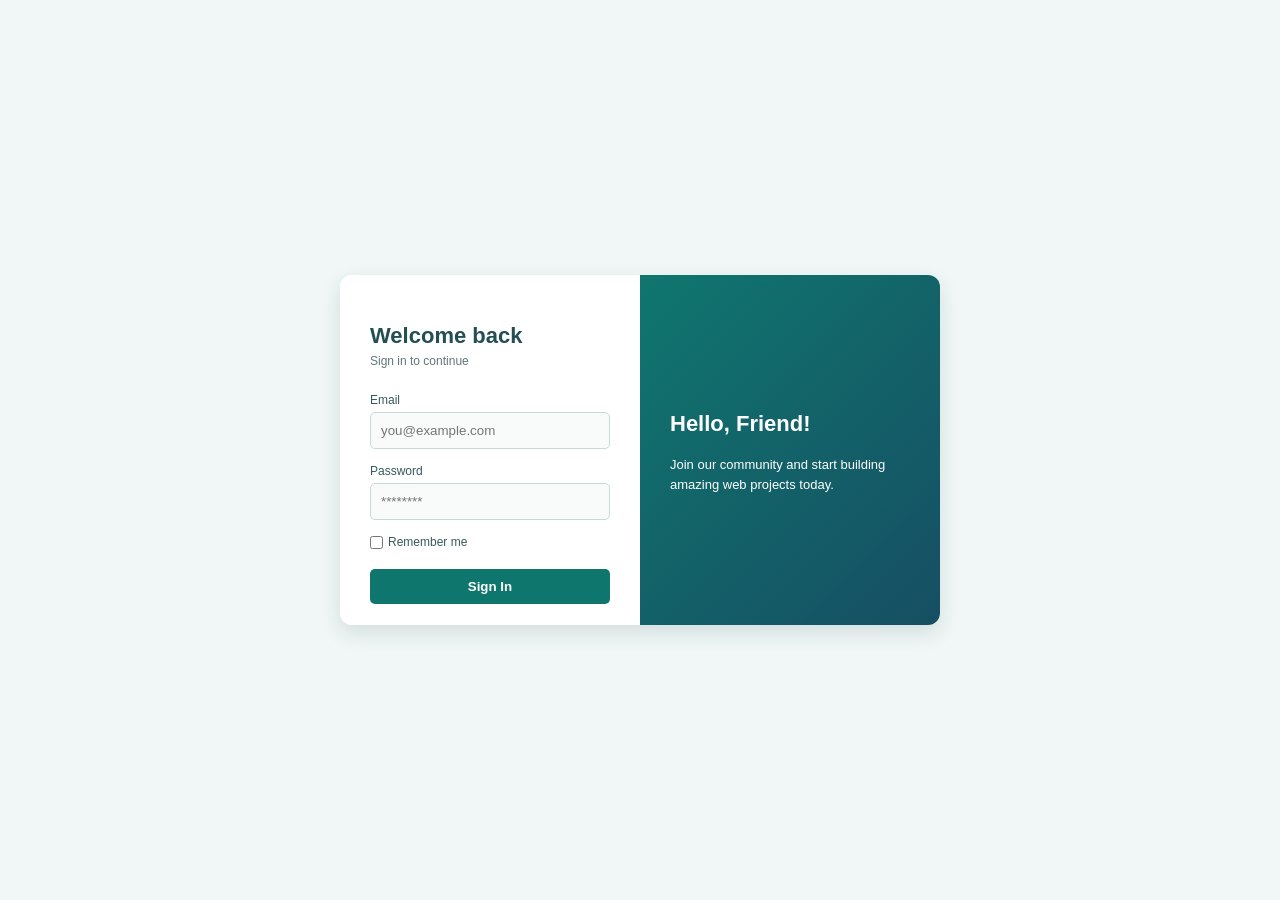
<file: Exercise 2/index.html>
<!DOCTYPE html>
<html lang="en">
<head>
    <meta charset="UTF-8">
    <meta name="viewport" content="width=device-width, initial-scale=1.0">
    <title>Login Card</title>
    <link rel="stylesheet" href="style.css">
</head>
<body>
    <div class="container">
        <div class="login">
            <h2>Welcome back</h2>
            <p>Sign in to continue</p>

            <form>
                <label for="email">Email</label>
                <input type="email" id="email" placeholder="you@example.com">

                <label for="password">Password</label>
                <input type="password" id="password" placeholder="********">

                <div class="remember">
                    <input type="checkbox" id="remember">
                    <label for="remember">Remember me</label>
                </div>

                <button type="submit">Sign In</button>
            </form>
        </div>

        <div class="welcome">
            <h2>Hello, Friend!</h2>
            <p>Join our community and start building amazing web projects today.</p>
        </div>
    </div>
</body>
</html>
</file>
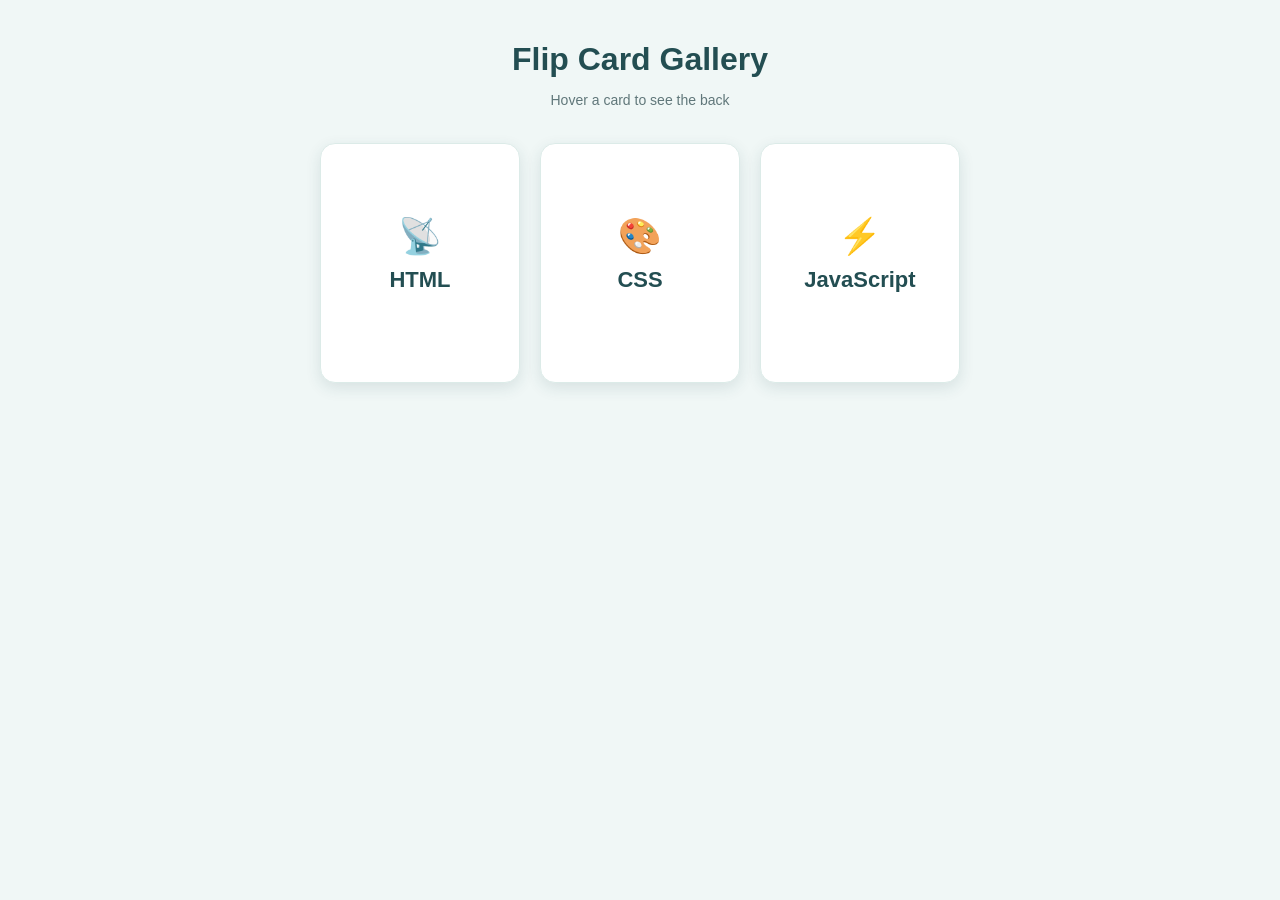
<file: Exercise1/index.html>
<!DOCTYPE html>
<html lang="en">
<head>
    <meta charset="UTF-8">
    <meta name="viewport" content="width=device-width, initial-scale=1.0">
    <title>Flip Card Gallery</title>
    <link rel="stylesheet" href="style.css">
</head>
<body>
    <h1>Flip Card Gallery</h1>
    <p>Hover a card to see the back</p>

    <div class="gallery">
        <div class="card">
            <div class="inner">
                <div class="front">
                    <div class="icon">📡</div>
                    <h2>HTML</h2>
                </div>
                <div class="back">
                    <h2>HTML</h2>
                    <p>HTML is used to create the structure of web pages.</p>
                </div>
            </div>
        </div>

        <div class="card">
            <div class="inner">
                <div class="front">
                    <div class="icon">🎨</div>
                    <h2>CSS</h2>
                </div>
                <div class="back">
                    <h2>CSS</h2>
                    <p>CSS is used to style web pages.</p>
                </div>
            </div>
        </div>

        <div class="card">
            <div class="inner">
                <div class="front">
                    <div class="icon">⚡</div>
                    <h2>JavaScript</h2>
                </div>
                <div class="back">
                    <h2>JavaScript</h2>
                    <p>JavaScript makes web pages interactive.</p>
                </div>
            </div>
        </div>
    </div>
</body>
</html>
</file>
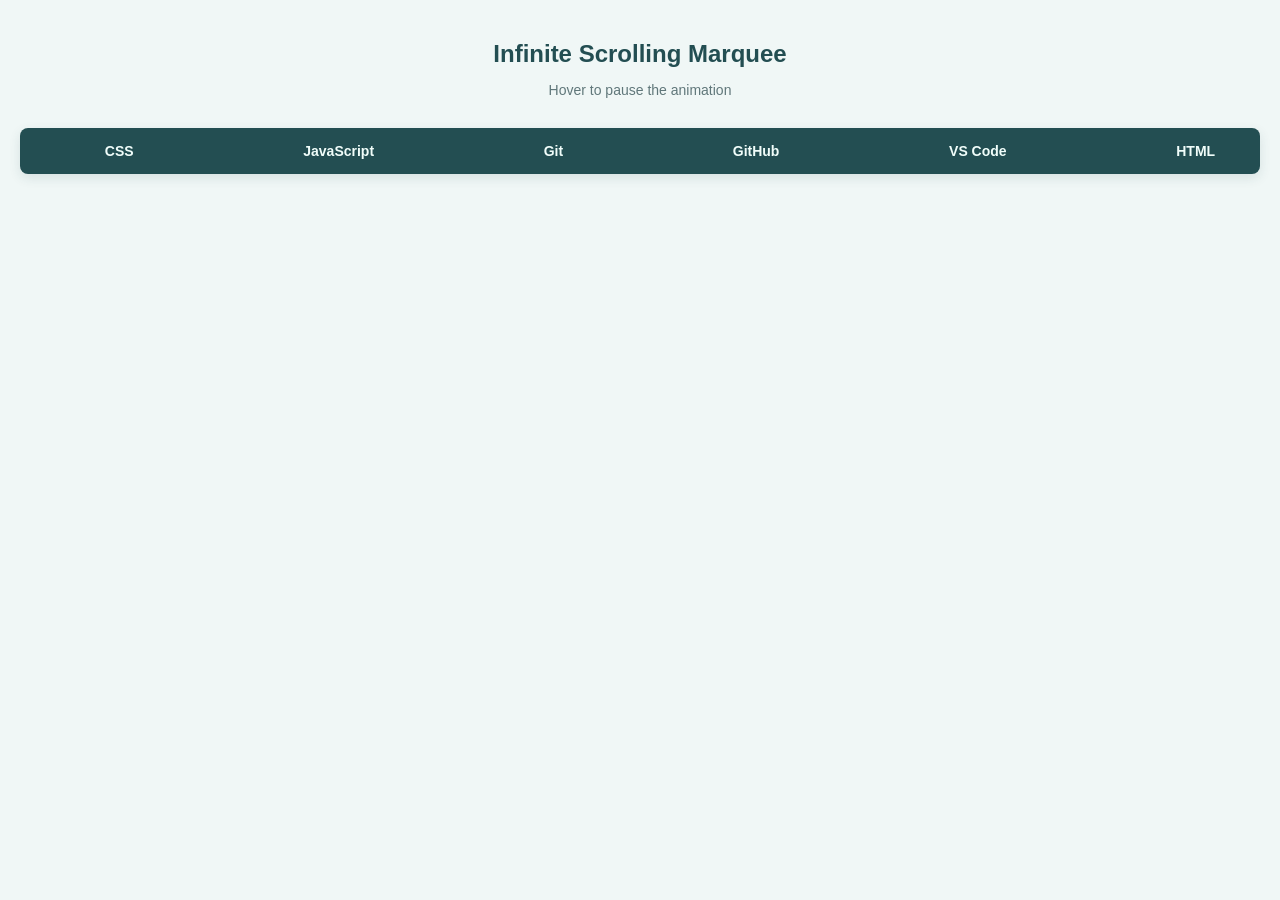
<file: Exercise3/index.html>
<!DOCTYPE html>
<html lang="en">
<head>
    <meta charset="UTF-8">
    <meta name="viewport" content="width=device-width, initial-scale=1.0">
    <title>Infinite Scrolling Marquee</title>
    <link rel="stylesheet" href="style.css">
</head>
<body>
    <div class="container">
        <h2>Infinite Scrolling Marquee</h2>
        <p>Hover to pause the animation</p>

        <div class="marquee">
            <div class="track">
                <div class="group">
                    <span>CSS</span>
                    <span>JavaScript</span>
                    <span>Git</span>
                    <span>GitHub</span>
                    <span>VS Code</span>
                    <span>HTML</span>
                </div>

                <div class="group">
                    <span>CSS</span>
                    <span>JavaScript</span>
                    <span>Git</span>
                    <span>GitHub</span>
                    <span>VS Code</span>
                    <span>HTML</span>
                </div>
            </div>
        </div>
    </div>
</body>
</html>
</file>
<file: Exercise 2/style.css>
* {
    box-sizing: border-box;
}

body {
    font-family: "Segoe UI", Arial, sans-serif;
    background-color: #f0f7f6;
    margin: 0;
    min-height: 100vh;
    display: flex;
    justify-content: center;
    align-items: center;
}

.container {
    display: flex;
    width: 600px;
    height: 350px;
    border-radius: 12px;
    overflow: hidden;
    box-shadow: 0 8px 20px rgba(35, 78, 82, 0.14);
}

.login {
    width: 50%;
    background-color: white;
    padding: 30px;
}

.login h2 {
    font-size: 22px;
    color: #234e52;
    margin-bottom: 5px;
}

.login p {
    font-size: 12px;
    color: #60777a;
    margin-top: 0;
    margin-bottom: 25px;
}

form label {
    display: block;
    font-size: 12px;
    color: #36595c;
    margin-bottom: 5px;
}

form > input {
    font-family: inherit;
    background-color: #f8fbfa;
    width: 100%;
    padding: 10px;
    margin-bottom: 15px;
    border: 1px solid #c8dad8;
    border-radius: 5px;
}

.remember {
    display: flex;
    align-items: center;
    margin-bottom: 20px;
}

.remember input {
    margin: 0 5px 0 0;
}

.remember label {
    margin: 0;
}

button {
    font-family: inherit;
    font-weight: 600;
    width: 100%;
    padding: 10px;
    background-color: #0f766e;
    color: white;
    border: none;
    border-radius: 5px;
    cursor: pointer;
}

button:hover {
    background-color: #115e59;
}

.welcome {
    width: 50%;
    background: linear-gradient(135deg, #0f766e, #164e63);
    color: white;
    padding: 30px;
    display: flex;
    flex-direction: column;
    justify-content: center;
}

.welcome h2 {
    font-size: 22px;
    margin-bottom: 5px;
}

.welcome p {
    font-size: 13px;
    line-height: 1.5;
}

form > input:focus {
    outline: 2px solid #0f766e;
    outline-offset: 2px;
}

.remember input {
    accent-color: #0f766e;
}
</file>
<file: Exercise1/style.css>
body {
    font-family: "Segoe UI", Arial, sans-serif;
    background-color: #f0f7f6;
    text-align: center;
    margin: 0;
    padding: 20px;
}

h1 {
    color: #234e52;
    margin-bottom: 5px;
}

body > p {
    color: #60777a;
    font-size: 14px;
}

.gallery {
    display: flex;
    justify-content: center;
    gap: 20px;
    margin-top: 35px;
}

.card {
    width: 200px;
    height: 240px;
    perspective: 1000px;
}

.inner {
    width: 100%;
    height: 100%;
    position: relative;
    transform-style: preserve-3d;
    transition: transform 0.6s;
}

.card:hover .inner {
    transform: rotateY(180deg);
}

.front, .back {
    position: absolute;
    width: 100%;
    height: 100%;
    box-sizing: border-box;
    border-radius: 15px;
    backface-visibility: hidden;
    box-shadow: 0 5px 15px rgba(35, 78, 82, 0.12);
    display: flex;
    flex-direction: column;
    justify-content: center;
    align-items: center;
    padding: 20px;
}

.front {
    background-color: #ffffff;
    border: 1px solid #dcebe8;
}

.icon {
    font-size: 35px;
}

.front h2 {
    font-size: 22px;
    color: #234e52;
    margin-top: 10px;
}

.back {
    background: linear-gradient(135deg, #0f766e, #164e63);
    color: white;
    transform: rotateY(180deg);
}

.back h2 {
    font-size: 22px;
}

.back p {
    font-size: 14px;
    line-height: 1.5;
}
</file>
<file: Exercise3/style.css>
body {
    font-family: "Segoe UI", Arial, sans-serif;
    background-color: #f0f7f6;
    margin: 0;
    padding: 20px;
}

.container {
    text-align: center;
}

h2 {
    color: #234e52;
    margin-bottom: 5px;
}

p {
    color: #60777a;
    font-size: 14px;
    margin-bottom: 30px;
}

.marquee {
    width: 100%;
    background-color: #234e52;
    border-radius: 8px;
    box-shadow: 0 4px 12px rgba(35, 78, 82, 0.12);
    overflow: hidden;
}

.track {
    display: flex;
    width: max-content;
    animation: scroll 15s linear infinite;
}

.group {
    display: flex;
    flex-shrink: 0;
    min-width: 100vw;
    justify-content: space-around;
}

.group span {
    color: #f0fdfa;
    font-weight: 600;
    font-size: 14px;
    padding: 15px 25px;
    white-space: nowrap;
}

.marquee:hover .track {
    animation-play-state: paused;
}

@keyframes scroll {
    from {
        transform: translateX(0);
    }

    to {
        transform: translateX(-50%);
    }
}
</file>
